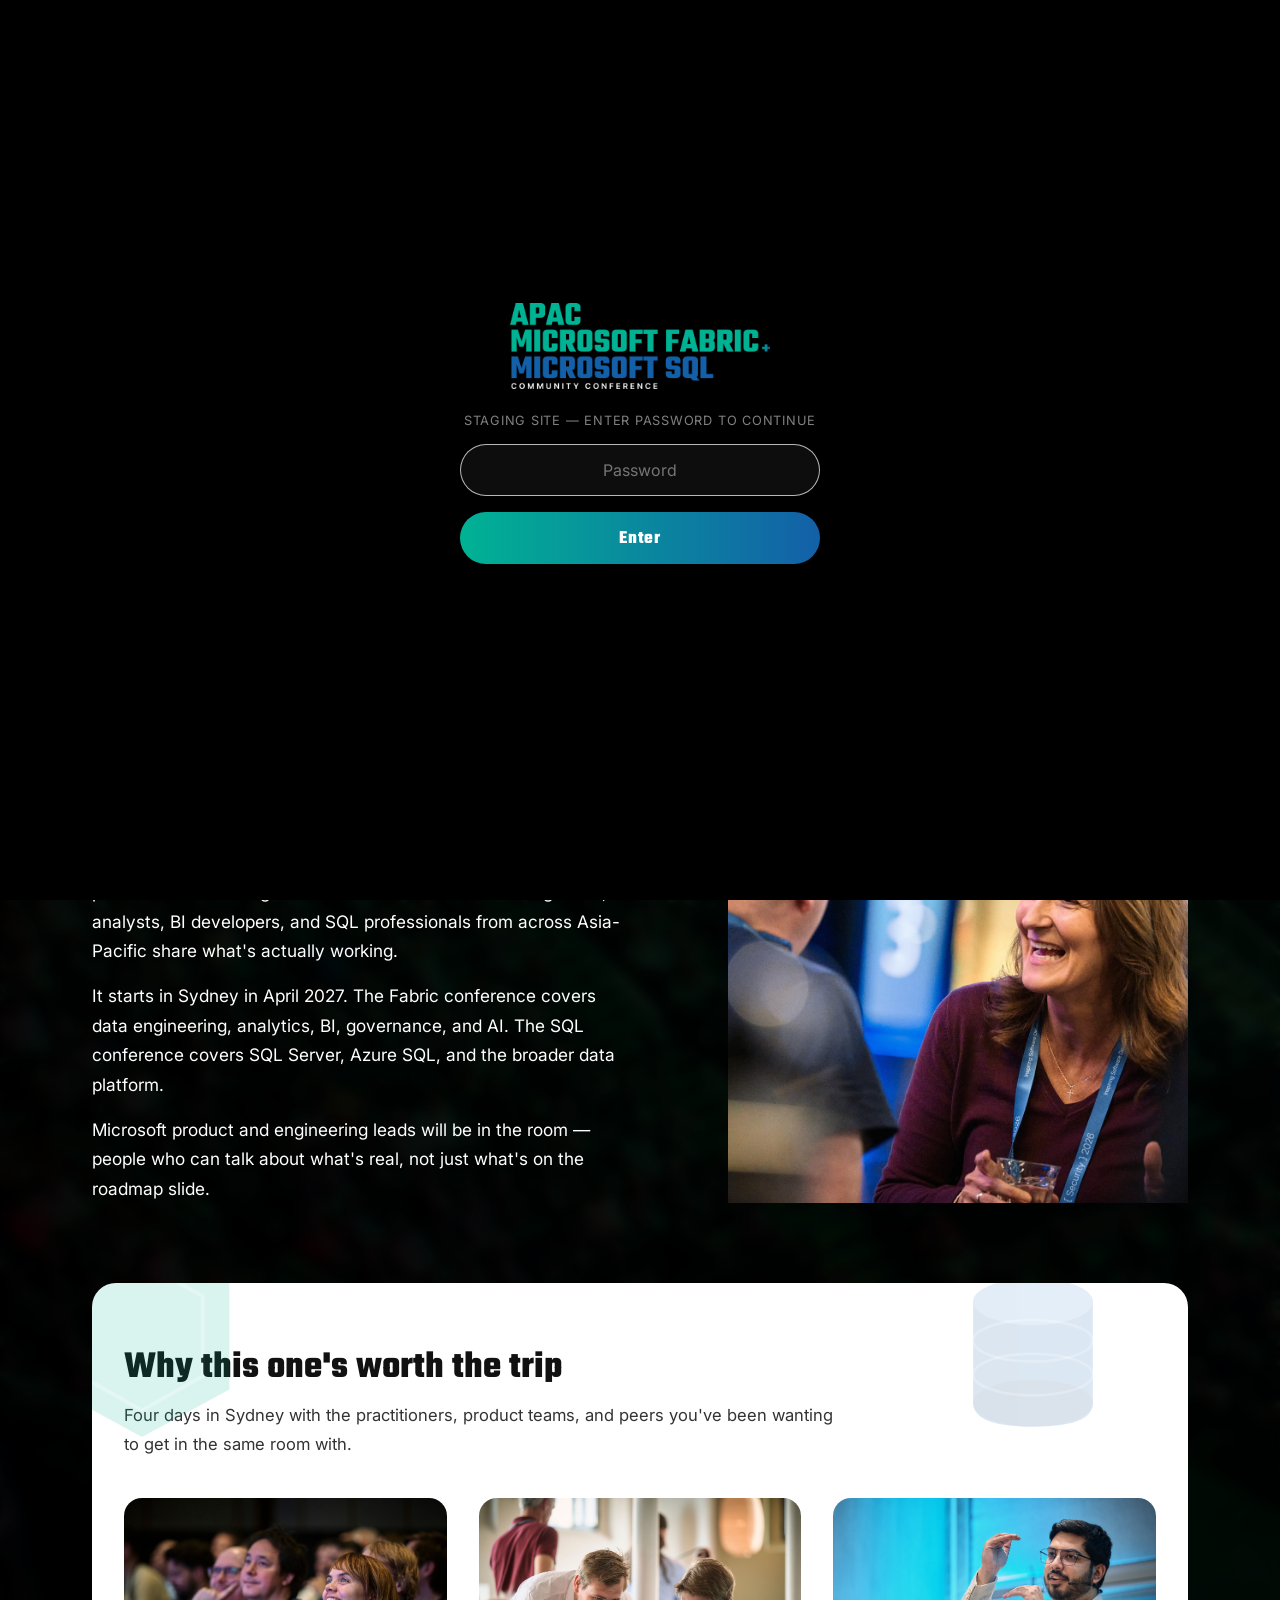
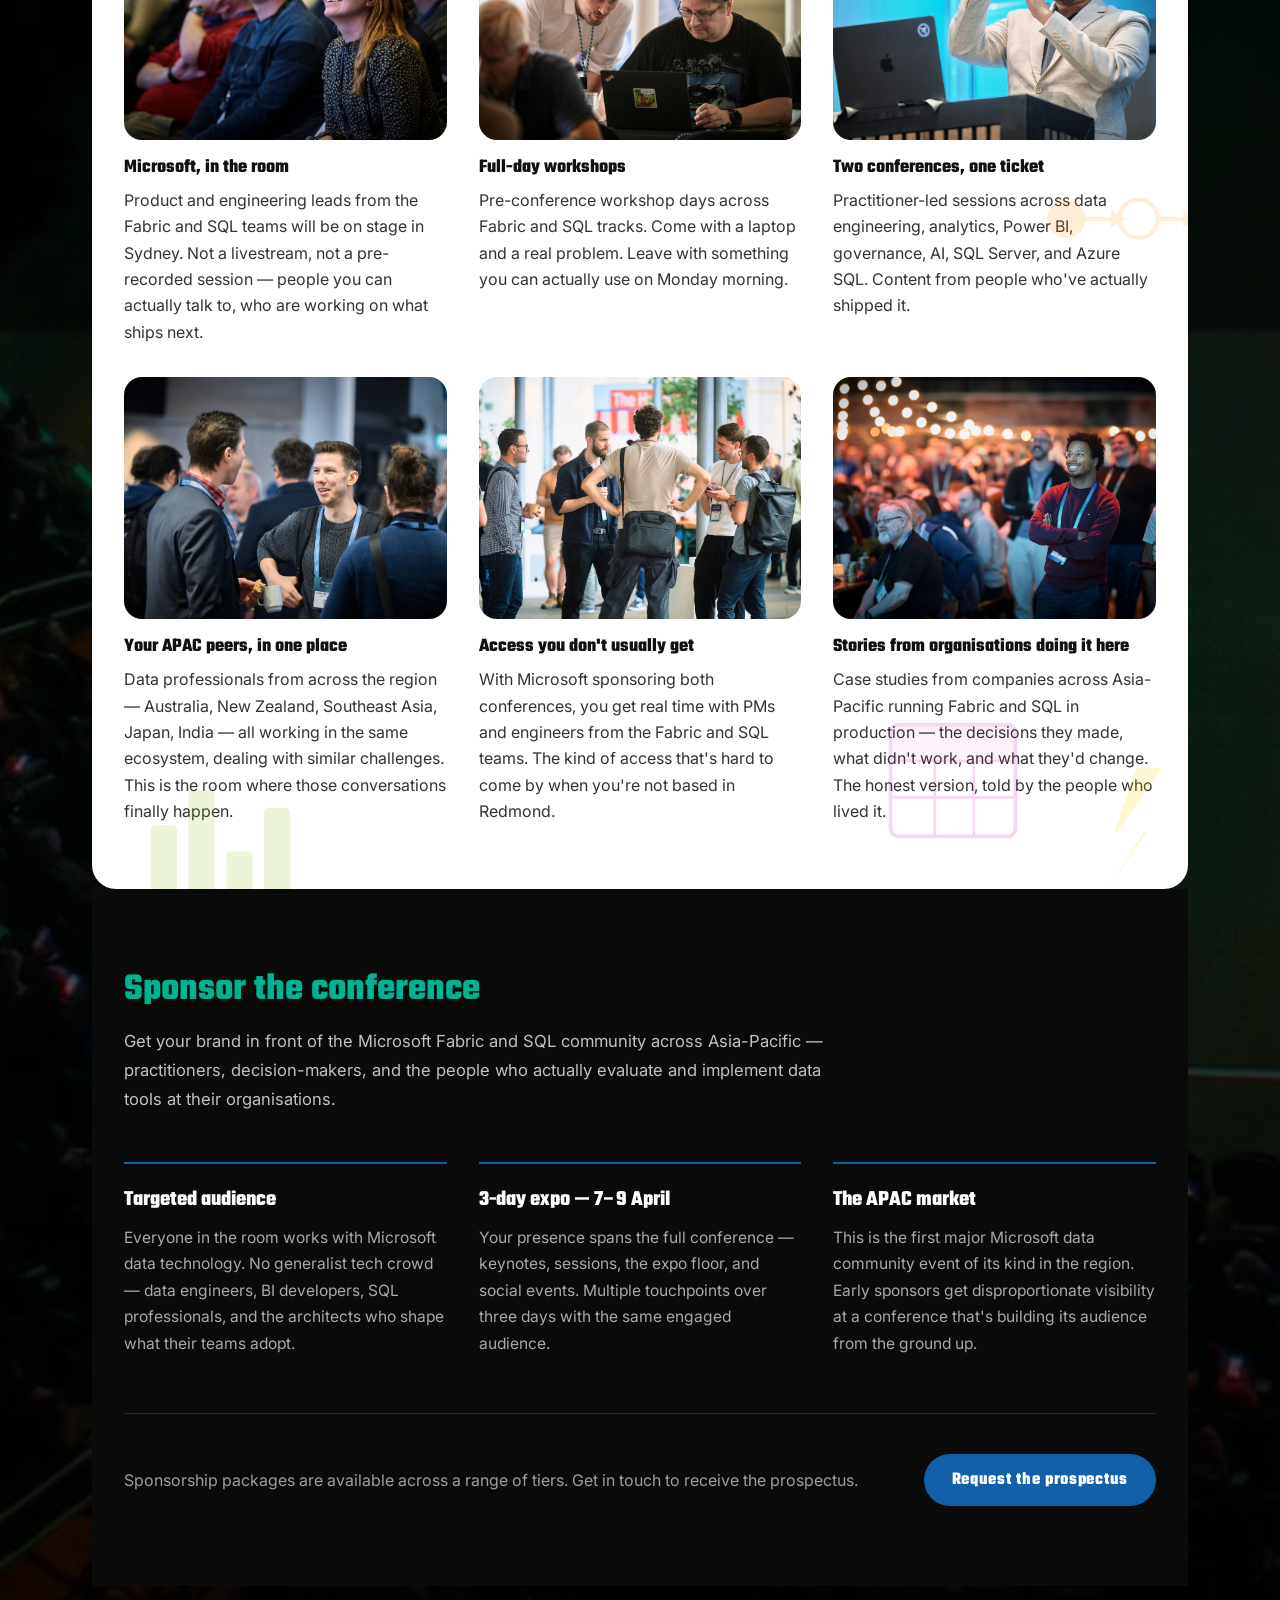
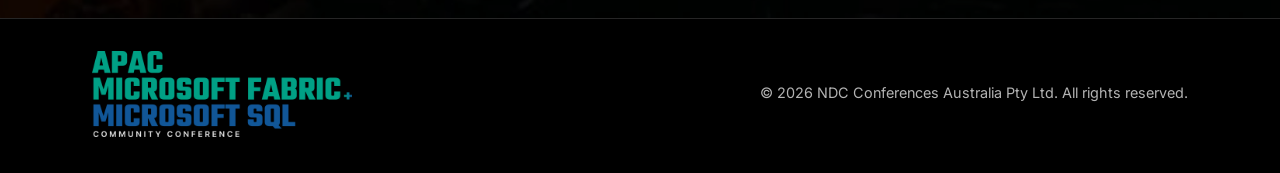
<file: index.html>
<!DOCTYPE html>
<html lang="en">
<head>
  <meta charset="UTF-8" />
  <meta name="viewport" content="width=device-width, initial-scale=1.0" />

  <title>APAC Microsoft Fabric &amp; SQL Community Conference 2027 | Sydney</title>

  <meta
    name="description"
    content="The APAC Microsoft Fabric Community Conference and Microsoft SQL Community Conference. ICC Sydney, 5–9 April 2027."
  />

  <meta property="og:title" content="APAC Microsoft Fabric &amp; SQL Community Conference 2027 – Sydney" />
  <meta
    property="og:description"
    content="The Asia-Pacific Microsoft Fabric and SQL community conference. ICC Sydney, April 2027."
  />
  <meta property="og:type" content="website" />
  <meta property="og:url" content="https://fabconapac.com/" />

  <meta name="twitter:card" content="summary_large_image" />

  <link rel="canonical" href="https://fabconapac.com/" />
  <link rel="icon" type="image/svg+xml" href="assets/favicon.svg" />
  <link rel="alternate icon" type="image/png" href="assets/favicon.png" />
  <link rel="preload" as="image" href="assets/fabconbackground.jpg" />
  <link rel="stylesheet" href="css/main.css" />
  <script src="js/auth.js"></script>
  <link rel="stylesheet" href="https://fonts.googleapis.com/css2?family=Inter:wght@300;400;500;600;700;800&family=Teko:wght@400;600;700&display=swap" />

  <script type="application/ld+json">
    {
      "@context": "https://schema.org",
      "@type": "Event",
      "name": "APAC Microsoft Fabric Community Conference &amp; Microsoft SQL Community Conference 2027",
      "startDate": "2027-04-06",
      "endDate": "2027-04-09",
      "eventAttendanceMode": "https://schema.org/OfflineEventAttendanceMode",
      "eventStatus": "https://schema.org/EventScheduled",
      "location": {
        "@type": "Place",
        "name": "ICC Sydney",
        "address": {
          "@type": "PostalAddress",
          "streetAddress": "14 Darling Dr",
          "addressLocality": "Darling Harbour",
          "addressRegion": "NSW",
          "postalCode": "2000",
          "addressCountry": "Australia"
        }
      },
      "organizer": {
        "@type": "Organization",
        "name": "NDC Conferences",
        "url": "https://fabconapac.com/"
      }
    }
  </script>
</head>
<body>
  <h1 class="visually-hidden">
    APAC Microsoft Fabric Community Conference &amp; Microsoft SQL Community Conference 2027
  </h1>

  <div class="page-background">
    <div class="page-content">
      <header class="hero">
        <div class="hero-wordmark">
          <div class="hero-sponsor">
            <span class="hero-sponsor-label">Sponsored by</span>
            <img src="assets/microsoft-logo.png" alt="Microsoft" class="hero-sponsor-logo" />
          </div>
          <img src="assets/logo-main.png" alt="APAC Microsoft Fabric Community Conference &amp; Microsoft SQL Community Conference" class="hero-logo" />
        </div>

        <h2 class="hero-meta">
          April 6–9, 2027 | ICC Sydney
        </h2>

        <p class="signup-intro">
          Sign up for the latest news and updates
        </p>

        <div class="signup-form" id="hubspot-form"></div>
        <p class="signup-consent">I agree to receive communications about the Microsoft Fabric &amp; Microsoft SQL Community Conference APAC from NDC Conferences and Microsoft. You can unsubscribe at any time by clicking the unsubscribe link in any of our emails.</p>

        <!-- <form class="signup-form" novalidate>
          <div class="signup-row">
            <input
              type="email"
              name="email"
              class="signup-input"
              placeholder="Enter your email"
              autocomplete="email"
              required
            />

            <button type="submit" class="signup-button">
              Sign up
            </button>
          </div>
        </form> -->
      </header>

      <main>
        <section class="fabcon-section">
          <div class="fabcon-content">
            <h2 class="fabcon-title">
              The Microsoft Fabric and SQL community conference, built for Asia-Pacific
            </h2>

            <div class="fabcon-body">
              <div class="fabcon-text-content">
                <p class="fabcon-text">
                  For years, the biggest Microsoft data community events have been held in the USA or Europe. If you work with Fabric or SQL in Asia-Pacific, you either flew a long way or watched the recordings.
                </p>
                <p class="fabcon-text">
                  Now we bring you the Microsoft Fabric &amp; SQL Community Conference APAC — a dual Fabric and SQL conference — created especially for the APAC region. Not a vendor showcase. Not a product launch in disguise. A conference where data engineers, analysts, BI developers, and SQL professionals from across Asia-Pacific share what's actually working.
                </p>
                <p class="fabcon-text">
                  It starts in Sydney in April 2027. The Fabric conference covers data engineering, analytics, BI, governance, and AI. The SQL conference covers SQL Server, Azure SQL, and the broader data platform.
                </p>
                <p class="fabcon-text">
                  Microsoft product and engineering leads will be in the room — people who can talk about what's real, not just what's on the roadmap slide.
                </p>
              </div>

              <div class="fabcon-image-wrap">
                <img
                  src="assets/whatisfabcon.jpg"
                  alt="Attendees learning about Microsoft Fabric"
                  class="fabcon-image"
                />
              </div>
            </div>
          </div>
        </section>

        <section class="reasons-section">
  <!-- Fabric hexagon -->
  <svg class="fabric-icon fabric-icon--hex" viewBox="0 0 100 114" fill="none" xmlns="http://www.w3.org/2000/svg" aria-hidden="true">
    <polygon points="50,4 96,29 96,85 50,110 4,85 4,29" fill="#00b294"/>
    <polygon points="50,18 82,36 82,78 50,96 18,78 18,36" fill="none" stroke="#fff" stroke-width="2" opacity="0.3"/>
  </svg>

  <!-- Database cylinder (SQL) -->
  <svg class="fabric-icon fabric-icon--db" viewBox="0 0 100 130" fill="none" xmlns="http://www.w3.org/2000/svg" aria-hidden="true">
    <ellipse cx="50" cy="26" rx="46" ry="18" fill="#4a8ed4"/>
    <path d="M4 26 L4 104 Q4 122 50 122 Q96 122 96 104 L96 26" fill="#1360a8"/>
    <ellipse cx="50" cy="104" rx="46" ry="18" fill="#0b3d7a"/>
    <ellipse cx="50" cy="26" rx="46" ry="18" fill="#4a8ed4"/>
    <ellipse cx="50" cy="56" rx="46" ry="16" fill="none" stroke="rgba(255,255,255,0.25)" stroke-width="2"/>
    <ellipse cx="50" cy="82" rx="46" ry="16" fill="none" stroke="rgba(255,255,255,0.25)" stroke-width="2"/>
  </svg>

  <!-- Bar chart (Power BI / analytics) -->
  <svg class="fabric-icon fabric-icon--chart" viewBox="0 0 110 90" fill="none" xmlns="http://www.w3.org/2000/svg" aria-hidden="true">
    <rect x="6"  y="36" width="18" height="48" rx="3" fill="#7fba00"/>
    <rect x="32" y="12" width="18" height="72" rx="3" fill="#7fba00"/>
    <rect x="58" y="54" width="18" height="30" rx="3" fill="#7fba00"/>
    <rect x="84" y="24" width="18" height="60" rx="3" fill="#7fba00"/>
    <line x1="2" y1="87" x2="108" y2="87" stroke="#7fba00" stroke-width="3" stroke-linecap="round"/>
  </svg>

  <!-- Pipeline / Data Factory -->
  <svg class="fabric-icon fabric-icon--pipeline" viewBox="0 0 160 56" fill="none" xmlns="http://www.w3.org/2000/svg" aria-hidden="true">
    <circle cx="22" cy="28" r="18" fill="#ff8c00"/>
    <line x1="40" y1="28" x2="66" y2="28" stroke="#ff8c00" stroke-width="4" stroke-linecap="round"/>
    <polygon points="64,20 78,28 64,36" fill="#ff8c00"/>
    <circle cx="90" cy="28" r="18" fill="none" stroke="#ff8c00" stroke-width="4"/>
    <line x1="108" y1="28" x2="134" y2="28" stroke="#ff8c00" stroke-width="4" stroke-linecap="round"/>
    <polygon points="132,20 146,28 132,36" fill="#ff8c00"/>
    <circle cx="152" cy="28" r="8" fill="#ff8c00" opacity="0.5"/>
  </svg>

  <!-- SQL table / grid -->
  <svg class="fabric-icon fabric-icon--table" viewBox="0 0 100 90" fill="none" xmlns="http://www.w3.org/2000/svg" aria-hidden="true">
    <rect x="2" y="2" width="96" height="86" rx="6" fill="none" stroke="#b4009e" stroke-width="3"/>
    <rect x="2" y="2" width="96" height="28" rx="6" fill="#b4009e" opacity="0.35"/>
    <line x1="2"  y1="30" x2="98" y2="30" stroke="#b4009e" stroke-width="2"/>
    <line x1="2"  y1="58" x2="98" y2="58" stroke="#b4009e" stroke-width="2"/>
    <line x1="36" y1="30" x2="36" y2="88" stroke="#b4009e" stroke-width="2"/>
    <line x1="66" y1="30" x2="66" y2="88" stroke="#b4009e" stroke-width="2"/>
  </svg>

  <!-- Spark / Lightning bolt (Notebooks / Apache Spark) -->
  <svg class="fabric-icon fabric-icon--spark" viewBox="0 0 60 100" fill="none" xmlns="http://www.w3.org/2000/svg" aria-hidden="true">
    <polygon points="36,2 56,2 22,50 44,50 12,98 42,50 20,50" fill="#f5d800"/>
  </svg>
  <div class="reasons-inner">
    <h2 class="reasons-title">Why this one's worth the trip</h2>
    <p class="reasons-intro">
      Four days in Sydney with the practitioners, product teams, and peers you've been wanting to get in the same room with.
    </p>

    <div class="reasons-grid">
      <article class="reason-card">
        <img
          src="assets/inspiring-keynotes.jpg"
          alt="Keynotes at the conference"
          class="reason-image"
        />
        <h3 class="reason-title">Microsoft, in the room</h3>
        <p class="reason-text">
          Product and engineering leads from the Fabric and SQL teams will be on stage in Sydney. Not a livestream, not a pre-recorded session — people you can actually talk to, who are working on what ships next.
        </p>
      </article>

      <article class="reason-card">
        <img
          src="assets/hands-on-workshops.jpg"
          alt="Hands-on workshops"
          class="reason-image"
        />
        <h3 class="reason-title">Full-day workshops</h3>
        <p class="reason-text">
          Pre-conference workshop days across Fabric and SQL tracks. Come with a laptop and a real problem. Leave with something you can actually use on Monday morning.
        </p>
      </article>

      <article class="reason-card">
        <img
          src="assets/expert-led-sessions.jpg"
          alt="Sessions across both conferences"
          class="reason-image"
        />
        <h3 class="reason-title">Two conferences, one ticket</h3>
        <p class="reason-text">
          Practitioner-led sessions across data engineering, analytics, Power BI, governance, AI, SQL Server, and Azure SQL. Content from people who've actually shipped it.
        </p>
      </article>

      <article class="reason-card">
        <img
          src="assets/meaningful-networking.jpg"
          alt="Networking at the conference"
          class="reason-image"
        />
        <h3 class="reason-title">Your APAC peers, in one place</h3>
        <p class="reason-text">
          Data professionals from across the region — Australia, New Zealand, Southeast Asia, Japan, India — all working in the same ecosystem, dealing with similar challenges. This is the room where those conversations finally happen.
        </p>
      </article>

      <article class="reason-card">
        <img
          src="assets/product-insight.jpg"
          alt="Product insights from Microsoft"
          class="reason-image"
        />
        <h3 class="reason-title">Access you don't usually get</h3>
        <p class="reason-text">
          With Microsoft sponsoring both conferences, you get real time with PMs and engineers from the Fabric and SQL teams. The kind of access that's hard to come by when you're not based in Redmond.
        </p>
      </article>

      <article class="reason-card">
        <img
          src="assets/real-world-stories.jpg"
          alt="Real-world case studies"
          class="reason-image"
        />
        <h3 class="reason-title">Stories from organisations doing it here</h3>
        <p class="reason-text">
          Case studies from companies across Asia-Pacific running Fabric and SQL in production — the decisions they made, what didn't work, and what they'd change. The honest version, told by the people who lived it.
        </p>
      </article>
    </div>
  </div>
</section>

        <section class="sponsor-section">
          <div class="sponsor-inner">
            <div class="sponsor-header">
              <h2 class="sponsor-title">Sponsor the conference</h2>
              <p class="sponsor-intro">
                Get your brand in front of the Microsoft Fabric and SQL community across Asia-Pacific — practitioners, decision-makers, and the people who actually evaluate and implement data tools at their organisations.
              </p>
            </div>

            <div class="sponsor-grid">
              <div class="sponsor-card">
                <h3 class="sponsor-card-title">Targeted audience</h3>
                <p class="sponsor-card-text">
                  Everyone in the room works with Microsoft data technology. No generalist tech crowd — data engineers, BI developers, SQL professionals, and the architects who shape what their teams adopt.
                </p>
              </div>
              <div class="sponsor-card">
                <h3 class="sponsor-card-title">3-day expo — 7–9 April</h3>
                <p class="sponsor-card-text">
                  Your presence spans the full conference — keynotes, sessions, the expo floor, and social events. Multiple touchpoints over three days with the same engaged audience.
                </p>
              </div>
              <div class="sponsor-card">
                <h3 class="sponsor-card-title">The APAC market</h3>
                <p class="sponsor-card-text">
                  This is the first major Microsoft data community event of its kind in the region. Early sponsors get disproportionate visibility at a conference that's building its audience from the ground up.
                </p>
              </div>
            </div>

            <div class="sponsor-cta">
              <p class="sponsor-cta-text">Sponsorship packages are available across a range of tiers. Get in touch to receive the prospectus.</p>
              <a href="mailto:info@ndcconferences.com" class="sponsor-button">Request the prospectus</a>
            </div>
          </div>
        </section>

      </main>
    </div>
  </div>

<footer class="site-footer">
  <div class="footer-inner">

    <div class="footer-left">
      <img src="assets/logo-main.png" alt="APAC Microsoft Fabric Community Conference &amp; Microsoft SQL Community Conference" class="footer-logo" />
    </div>

    <div class="footer-right">
      <p class="footer-text">
        © 2026 NDC Conferences Australia Pty Ltd. All rights reserved.
      </p>

    </div>

  </div>
</footer>

  <script charset="utf-8" type="text/javascript" src="https://js-eu1.hsforms.net/forms/embed/v2.js"></script>
<script>
  hbspt.forms.create({
    portalId: "145209505",
    formId: "e11d171c-b14f-44a0-8d4a-d58f5e3f565a",
    region: "eu1",
    target: "#hubspot-form"
  });
</script>
</body>
</html>
</file>
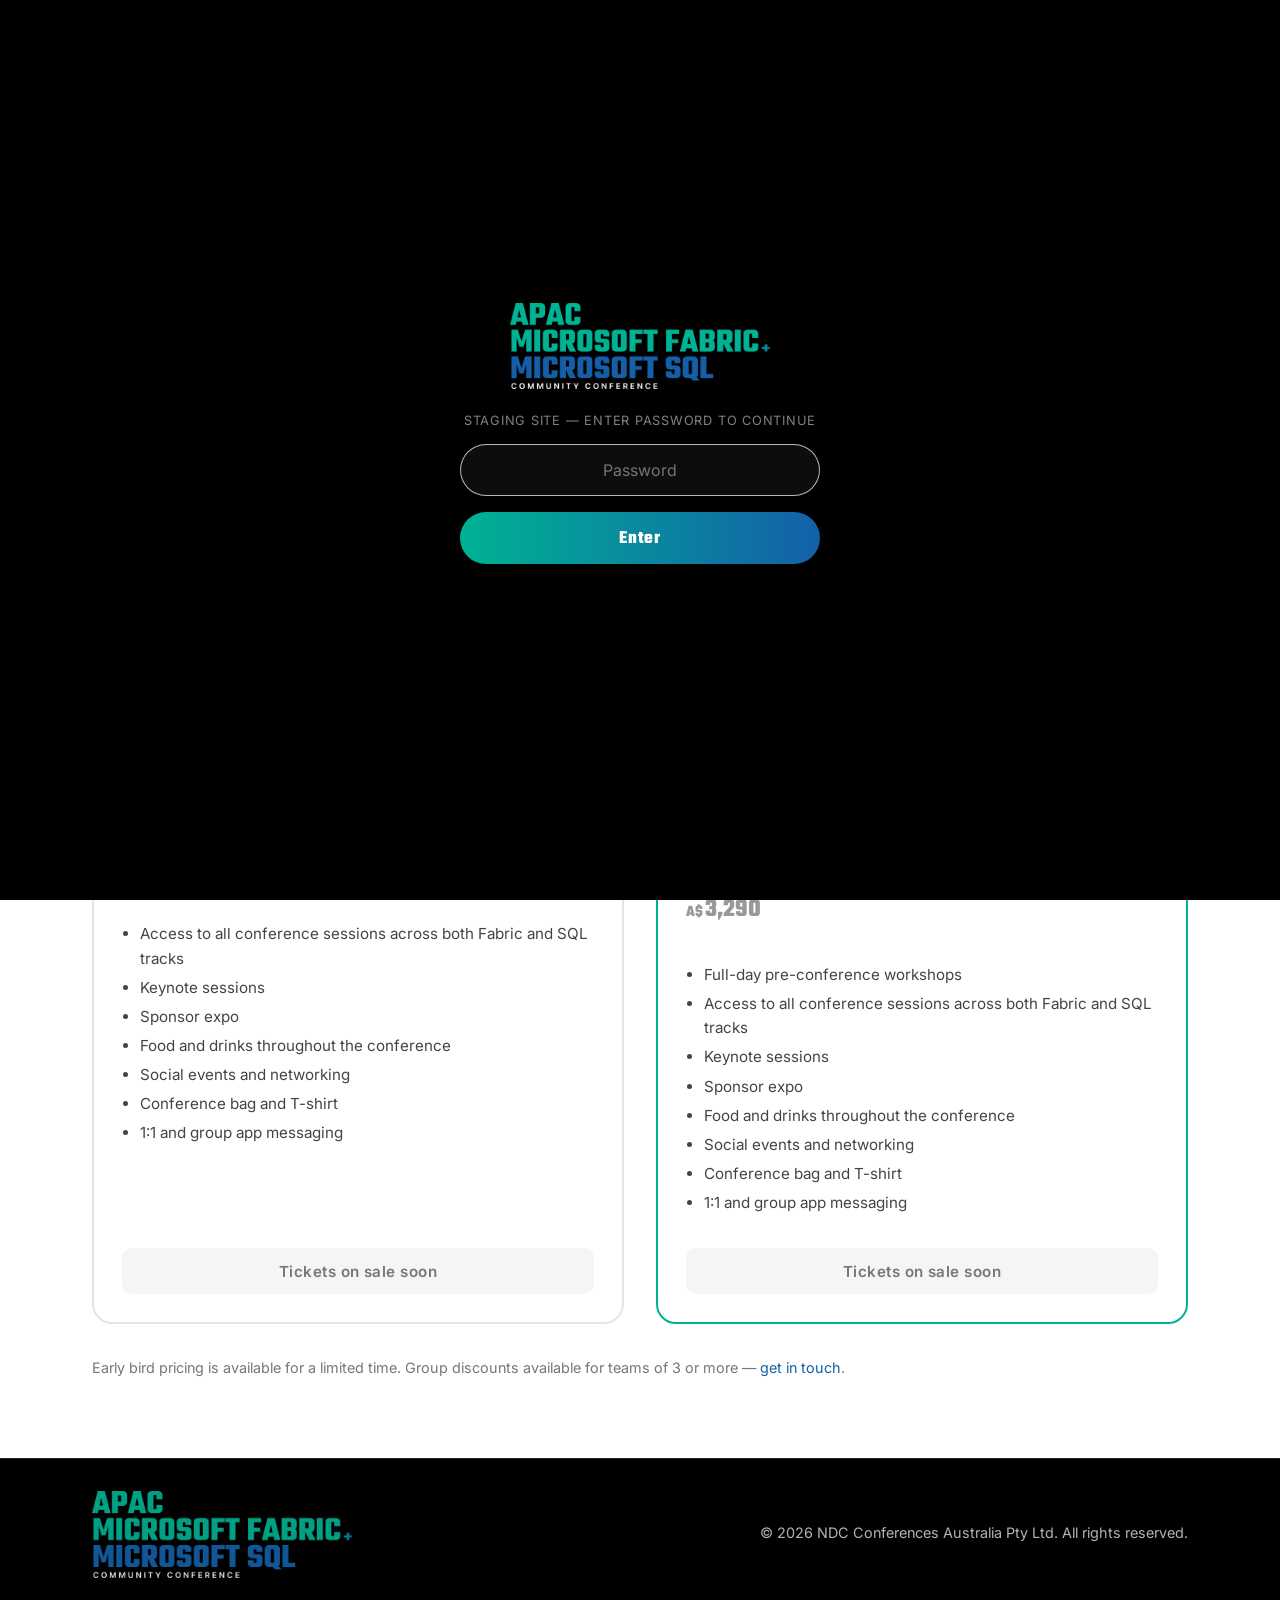
<file: tickets.html>
<!DOCTYPE html>
<html lang="en">
<head>
  <meta charset="UTF-8" />
  <meta name="viewport" content="width=device-width, initial-scale=1.0" />

  <title>Tickets | APAC Microsoft Fabric &amp; SQL Community Conference 2027 | Sydney</title>

  <meta
    name="description"
    content="Register for the APAC Microsoft Fabric Community Conference and Microsoft SQL Community Conference. ICC Sydney, 5–9 April 2027."
  />

  <link rel="icon" type="image/svg+xml" href="assets/favicon.svg" />
  <link rel="alternate icon" type="image/png" href="assets/favicon.png" />
  <link rel="preload" as="image" href="assets/fabconbackground.jpg" />
  <link rel="stylesheet" href="css/main.css" />
  <script src="js/auth.js"></script>
  <link rel="stylesheet" href="https://fonts.googleapis.com/css2?family=Inter:wght@300;400;500;600;700;800&family=Teko:wght@400;600;700&display=swap" />
</head>
<body>

  <div class="page-background page-background--short">
    <div class="page-content">
      <header class="hero">
        <div class="hero-wordmark">
          <div class="hero-sponsor">
            <span class="hero-sponsor-label">Sponsored by</span>
            <img src="assets/microsoft-logo.png" alt="Microsoft" class="hero-sponsor-logo" />
          </div>
          <a href="index.html">
            <img src="assets/logo-main.png" alt="APAC Microsoft Fabric Community Conference &amp; Microsoft SQL Community Conference" class="hero-logo" />
          </a>
        </div>

        <h2 class="hero-meta">
          April 6–9, 2027 | ICC Sydney
        </h2>
      </header>
    </div>
  </div>

  <main>
    <section class="pricing-section">
      <div class="pricing-inner">
        <h1 class="pricing-title">Register</h1>
        <p class="pricing-intro">
          One ticket covers both the Fabric conference and the SQL conference. All prices in AUD, exclusive of 10% GST.
        </p>

        <div class="pricing-grid">

          <!-- Conference Only -->
          <div class="pricing-card">
            <div class="pricing-card-header">
              <h2 class="pricing-card-title">Conference Only</h2>
              <p class="pricing-card-days">3 days</p>
            </div>
            <div class="pricing-card-body">
              <div class="pricing-tier pricing-tier--earlybird">
                <span class="pricing-tier-label">Early Bird</span>
                <div class="pricing-amount">
                  <span class="pricing-currency">A$</span><span class="pricing-number">1,990</span>
                </div>
              </div>
              <div class="pricing-tier">
                <span class="pricing-tier-label">Regular</span>
                <div class="pricing-amount pricing-amount--regular">
                  <span class="pricing-currency">A$</span><span class="pricing-number">2,690</span>
                </div>
              </div>
              <ul class="pricing-includes">
                <li>Access to all conference sessions across both Fabric and SQL tracks</li>
                <li>Keynote sessions</li>
                <li>Sponsor expo</li>
                <li>Food and drinks throughout the conference</li>
                <li>Social events and networking</li>
                <li>Conference bag and T-shirt</li>
                <li>1:1 and group app messaging</li>
              </ul>
              <p class="pricing-on-sale">Tickets on sale soon</p>
            </div>
          </div>

          <!-- Conference + Workshops -->
          <div class="pricing-card pricing-card--featured">
            <div class="pricing-card-header">
              <div class="pricing-card-badge">Best value</div>
              <h2 class="pricing-card-title">Conference + Pre&#8209;Conference Workshops</h2>
              <p class="pricing-card-days">4 days</p>
            </div>
            <div class="pricing-card-body">
              <div class="pricing-tier pricing-tier--earlybird">
                <span class="pricing-tier-label">Early Bird</span>
                <div class="pricing-amount">
                  <span class="pricing-currency">A$</span><span class="pricing-number">2,490</span>
                </div>
              </div>
              <div class="pricing-tier">
                <span class="pricing-tier-label">Regular</span>
                <div class="pricing-amount pricing-amount--regular">
                  <span class="pricing-currency">A$</span><span class="pricing-number">3,290</span>
                </div>
              </div>
              <ul class="pricing-includes">
                <li>Full-day pre-conference workshops</li>
                <li>Access to all conference sessions across both Fabric and SQL tracks</li>
                <li>Keynote sessions</li>
                <li>Sponsor expo</li>
                <li>Food and drinks throughout the conference</li>
                <li>Social events and networking</li>
                <li>Conference bag and T-shirt</li>
                <li>1:1 and group app messaging</li>
              </ul>
              <p class="pricing-on-sale">Tickets on sale soon</p>
            </div>
          </div>

        </div>

        <p class="pricing-note">
          Early bird pricing is available for a limited time. Group discounts available for teams of 3 or more — <a href="mailto:hello@fabconapac.com">get in touch</a>.
        </p>
      </div>
    </section>
  </main>

  <footer class="site-footer">
    <div class="footer-inner">
      <div class="footer-left">
        <img src="assets/logo-main.png" alt="APAC Microsoft Fabric Community Conference &amp; Microsoft SQL Community Conference" class="footer-logo" />
      </div>
      <div class="footer-right">
        <p class="footer-text">
          © 2026 NDC Conferences Australia Pty Ltd. All rights reserved.
        </p>
      </div>
    </div>
  </footer>

</body>
</html>
</file>
<file: css/main.css>
body{margin:0;font-family:'Inter',Helvetica,Arial,sans-serif;color:#fff;background:#000}.visually-hidden{position:absolute;width:1px;height:1px;padding:0;margin:-1px;overflow:hidden;clip:rect(0,0,0,0);white-space:nowrap;border:0}.page-background{position:relative;min-height:100vh;background-image:url(../assets/fabconbackground.jpg);background-size:cover;background-position:center top;background-repeat:no-repeat;box-sizing:border-box;padding:5rem 2rem 2rem}.page-background::before{content:'';position:absolute;inset:0;backdrop-filter:blur(6px);-webkit-backdrop-filter:blur(6px);background:linear-gradient(to bottom,rgba(0,0,0,.72) 0%,rgba(0,0,0,.72) 50%,rgba(0,0,0,.35) 72%,rgba(0,0,0,.25) 100%);-webkit-mask-image:linear-gradient(to bottom,black 50%,transparent 72%);mask-image:linear-gradient(to bottom,black 50%,transparent 72%);z-index:0}.page-background::after{content:'';position:absolute;inset:0;background:rgba(0,0,0,.3);z-index:0}.page-content{position:relative;z-index:1;width:100%;max-width:1096px;margin:0 auto}.hero{width:100%;max-width:560px;text-align:left}.hero-logo{width:min(48vw,336px);height:auto;max-height:none;display:block;margin-bottom:20px}.hero-wordmark{display:flex;flex-direction:column;gap:.15em;margin-bottom:20px}.hero-wordmark-title{font-family:'Teko',sans-serif;font-size:clamp(1.9rem,4.5vw,3rem);font-weight:800;letter-spacing:.03em;line-height:1;color:#fff}.hero-wordmark-sub{font-family:'Inter',sans-serif;font-size:clamp(.85rem,1.8vw,1.1rem);font-weight:400;letter-spacing:.12em;text-transform:uppercase;color:rgba(255,255,255,.8)}.hero-sponsor{display:flex;align-items:center;gap:.6rem;margin-bottom:1.25rem}.hero-sponsor-label{font-family:'Inter',sans-serif;font-size:.75rem;font-weight:500;letter-spacing:.08em;text-transform:uppercase;color:rgba(255,255,255,.6)}.hero-sponsor-logo{height:20px;width:auto;opacity:.9}.hero-meta{width:min(60vw,420px);margin:0 0 2rem;font-size:clamp(1.2rem,2.4vw,1.5rem);font-weight:600;letter-spacing:.06em;text-transform:uppercase}.signup-intro{width:min(60vw,420px);margin:0 0 1rem;font-size:clamp(.95rem,1.4vw,1.1rem);letter-spacing:.04em}.signup-form{width:min(60vw,420px)}.signup-row{display:flex;gap:.75rem}.signup-input{flex:1;min-width:0;height:3.25rem;padding:0 1rem;border-radius:999px;border:1px solid rgba(255,255,255,.35);background:rgba(0,0,0,.45);color:#fff;font:inherit;box-sizing:border-box}.signup-input::placeholder{color:rgba(255,255,255,.75)}.signup-input:focus{outline:0;border-color:rgba(255,255,255,.75)}.signup-button{height:3.25rem;padding:0 1.5rem;border:0;border-radius:999px;color:#fff;font:inherit;font-weight:700;cursor:pointer;white-space:nowrap;background:linear-gradient(90deg,#00b294 0%,#1360a8 100%)}.signup-button:hover{filter:brightness(1.05)}.signup-button:focus{outline:rgba(255,255,255,.85) solid 2px;outline-offset:2px}.fabcon-section{width:100%;max-width:1096px;margin:4rem auto 0}.fabcon-content{text-align:left}.fabcon-title{margin:0 0 2rem;font-size:clamp(1.8rem,3vw,2.75rem);line-height:1.15;color:#78d3b9;font-weight:700}.fabcon-body{display:grid;grid-template-columns:minmax(0,1fr) minmax(320px,460px);gap:2.5rem;align-items:stretch}.fabcon-text-content{max-width:540px}.fabcon-subtitle{margin:0 0 1rem;font-size:clamp(1.15rem,2vw,1.5rem);line-height:1.2;color:#fff;font-weight:700}.fabcon-text{margin:0 0 1rem;font-size:clamp(1rem,1.35vw,1.125rem);line-height:1.7}.fabcon-text:last-child{margin-bottom:0}.fabcon-image-wrap{width:100%;height:100%;display:flex}.fabcon-image{width:100%;height:100%;object-fit:cover;display:block}.reasons-section{margin-top:5rem;background-color:#fff;color:#111;border-radius:24px;position:relative;overflow:hidden}.reasons-inner{max-width:1096px;margin:0 auto;padding:4rem 2rem;box-sizing:border-box}.reasons-title{margin:0 0 .75rem;font-size:clamp(2rem,3vw,2.8rem);line-height:1.1;color:#111}.reasons-intro{max-width:720px;margin:0 0 2.5rem;font-size:clamp(1rem,1.3vw,1.125rem);line-height:1.7;color:#333}.reasons-grid{display:grid;grid-template-columns:repeat(3,minmax(0,1fr));gap:2rem}.reason-card{display:flex;flex-direction:column}.reason-image{width:100%;aspect-ratio:4/3;object-fit:cover;display:block;border-radius:18px;margin-bottom:1rem}.reason-title{margin:0 0 .5rem;font-size:1.2rem;line-height:1.2;color:#111}.reason-text{margin:0;font-size:1rem;line-height:1.65;color:#333}@media (min-width:1100px){.hero-logo,.hero-meta,.signup-form,.signup-intro{width:448px}}@media (max-width:960px){.fabcon-body{grid-template-columns:1fr;gap:1.75rem}.fabcon-image-wrap{order:2;height:auto}.fabcon-image{height:auto}.reasons-grid{grid-template-columns:repeat(2,minmax(0,1fr))}}@media (max-width:640px){.page-background{padding:3rem 1.25rem 1.25rem}.hero{max-width:100%}.hero-logo,.hero-meta,.signup-form,.signup-intro{width:100%}.hero-logo{margin-top:1.5rem;margin-bottom:20px;margin-left:0}.hero-wordmark{margin-top:1.5rem}.signup-intro{margin-top:.25rem;margin-bottom:.5rem;font-size:.8rem}.signup-row{flex-direction:column;gap:.6rem}.signup-form .signup-input{-webkit-appearance:none;appearance:none;width:100%;min-height:4rem;height:4rem;padding:0 1.2rem;font-size:1rem;line-height:normal;box-sizing:border-box}.signup-form .signup-button{width:100%;min-height:3rem;height:3rem;padding:0 1rem;font-size:.95rem;box-sizing:border-box}.fabcon-section{margin-top:3rem}.reasons-section{margin-top:3rem;border-radius:18px}.reasons-inner{padding:2.5rem 1.25rem}.reasons-intro{margin-bottom:2rem}.reasons-grid{grid-template-columns:1fr;gap:1.5rem}.reason-image{aspect-ratio:16/10}}.site-footer{border-top:1px solid rgba(255,255,255,.15)}.footer-inner{max-width:1096px;margin:0 auto;padding:2rem;display:flex;align-items:center;justify-content:space-between;gap:2rem}.footer-logo{width:260px;height:auto;opacity:.9}.footer-wordmark{display:flex;flex-direction:column;gap:.1em}.footer-wordmark-title{font-family:'Teko',sans-serif;font-size:1.1rem;font-weight:800;letter-spacing:.03em;line-height:1;color:#fff}.footer-wordmark-sub{font-family:'Inter',sans-serif;font-size:.65rem;font-weight:400;letter-spacing:.1em;text-transform:uppercase;color:rgba(255,255,255,.7)}.brand-fabcon{color:#00b294}.brand-sqlcon{color:#1360a8}.footer-text{margin:0 0 .5rem;font-size:.9rem;color:rgba(255,255,255,.7)}.footer-links{display:flex;gap:1.25rem}.footer-links a{font-size:.9rem;color:rgba(255,255,255,.7);text-decoration:none}.footer-links a:hover{color:#fff}#hubspot-form{width:min(60vw,420px)}#hubspot-form .hs-form{margin:0}#hubspot-form .hs-form-field{margin-bottom:.75rem}#hubspot-form .hs_email .input,#hubspot-form .input{margin:0}#hubspot-form input[type=email]{width:100%;min-width:0;height:3.25rem;padding:0 1rem;border-radius:999px;border:1px solid rgba(255,255,255,.35);background:rgba(0,0,0,.45);color:#fff;font:inherit;box-sizing:border-box}#hubspot-form input[type=email]::placeholder{color:rgba(255,255,255,.75)}#hubspot-form input[type=email]:focus{outline:0;border-color:rgba(255,255,255,.75)}#hubspot-form .hs-button,#hubspot-form input[type=submit]{height:3.25rem;padding:0 1.5rem;border:0;border-radius:999px;color:#fff;font:inherit;font-weight:700;cursor:pointer;white-space:nowrap;background:linear-gradient(90deg,#00b294 0%,#1360a8 100%)}#hubspot-form .actions{margin:0}@media (min-width:1100px){#hubspot-form{width:560px}}@media (max-width:640px){.footer-inner{flex-direction:column;align-items:flex-start;padding:2rem 1.25rem}.footer-logo{width:140px}#hubspot-form{width:100%}#hubspot-form input[type=email]{-webkit-appearance:none;appearance:none;min-height:4rem;height:4rem;padding:0 1.2rem;font-size:1rem}#hubspot-form .hs-button,#hubspot-form input[type=submit]{width:100%;min-height:3rem;height:3rem;padding:0 1rem;font-size:.95rem}}.hero-meta,.fabcon-title,.fabcon-subtitle,.reasons-title,.reason-title{font-family:'Teko',sans-serif}.signup-button,#hubspot-form .hs-button,#hubspot-form input[type=submit]{font-family:'Teko',sans-serif}.fabric-icon{position:absolute;pointer-events:none;opacity:.15;}.fabric-icon--hex{width:190px;top:-55px;left:-45px;}.fabric-icon--db{width:130px;top:-15px;right:90px;}.fabric-icon--chart{width:160px;bottom:-15px;left:50px;}.fabric-icon--pipeline{width:170px;top:42%;right:-25px;}.fabric-icon--table{width:130px;bottom:50px;right:170px;}.fabric-icon--spark{width:80px;bottom:-10px;right:20px;opacity:.18;}.page-background--short{min-height:0;padding-bottom:3rem}.pricing-section{background:#fff;color:#111;padding:4rem 2rem;box-sizing:border-box}.pricing-inner{max-width:1096px;margin:0 auto}.pricing-title{font-family:'Teko',sans-serif;font-size:clamp(2rem,3vw,2.8rem);line-height:1.1;color:#111;margin:0 0 .75rem}.pricing-intro{max-width:600px;margin:0 0 3rem;font-size:clamp(1rem,1.3vw,1.125rem);line-height:1.7;color:#555}.pricing-grid{display:grid;grid-template-columns:repeat(2,minmax(0,1fr));gap:2rem;margin-bottom:2rem}.pricing-card{border:2px solid #e5e5e5;border-radius:20px;overflow:hidden;display:flex;flex-direction:column}.pricing-card--featured{border-color:#00b294;border-width:2px}.pricing-card-badge{background:linear-gradient(90deg,#00b294 0%,#1360a8 100%);color:#fff;font-family:'Teko',sans-serif;font-size:.85rem;font-weight:700;letter-spacing:.08em;text-transform:uppercase;padding:.3rem .9rem;display:inline-block;border-radius:999px;margin-bottom:.75rem}.pricing-card-header{padding:1.75rem 1.75rem 1.25rem}.pricing-card-title{font-family:'Teko',sans-serif;font-size:clamp(1.4rem,2vw,1.8rem);font-weight:700;line-height:1.1;color:#111;margin:0 0 .4rem}.pricing-card-days{font-size:.875rem;color:#777;margin:0;letter-spacing:.03em}.pricing-card-body{padding:0 1.75rem 1.75rem;display:flex;flex-direction:column;flex:1}.pricing-tier{margin-bottom:1.25rem}.pricing-tier--earlybird .pricing-tier-label{color:#00b294;font-weight:700}.pricing-tier-label{display:block;font-size:.75rem;font-weight:600;letter-spacing:.08em;text-transform:uppercase;color:#999;margin-bottom:.2rem}.pricing-amount{display:flex;align-items:baseline;gap:.1rem}.pricing-currency{font-family:'Teko',sans-serif;font-size:1.4rem;font-weight:700;color:#111;line-height:1}.pricing-number{font-family:'Teko',sans-serif;font-size:clamp(2.6rem,4vw,3.4rem);font-weight:700;color:#111;line-height:1}.pricing-amount--regular .pricing-currency,.pricing-amount--regular .pricing-number{color:#999;font-size:1.6rem}.pricing-amount--regular .pricing-currency{font-size:1rem}.pricing-includes{margin:1.25rem 0 1.75rem;padding:0 0 0 1.1rem;list-style:disc}.pricing-includes li{font-size:.95rem;line-height:1.6;color:#444;margin-bottom:.3rem}.pricing-button{display:block;text-align:center;height:3.25rem;line-height:3.25rem;border-radius:999px;background:linear-gradient(90deg,#00b294 0%,#1360a8 100%);color:#fff;font-family:'Teko',sans-serif;font-size:1.1rem;font-weight:700;letter-spacing:.04em;text-decoration:none;margin-top:auto;transition:filter .15s}.pricing-button:hover{filter:brightness(1.08)}.pricing-note{font-size:.9rem;color:#777;line-height:1.65}.pricing-note a{color:#1360a8;text-decoration:none}.pricing-note a:hover{text-decoration:underline}.pricing-on-sale{margin:auto 0 0;padding:.85rem 1rem;border-radius:10px;background:#f5f5f5;color:#777;font-size:.95rem;font-weight:600;text-align:center;letter-spacing:.03em}.sponsor-section{background:#0a0a0a;padding:5rem 2rem;box-sizing:border-box}.sponsor-inner{max-width:1096px;margin:0 auto}.sponsor-header{max-width:720px;margin-bottom:3rem}.sponsor-title{font-family:'Teko',sans-serif;font-size:clamp(2rem,3vw,2.8rem);line-height:1.1;color:#00b294;margin:0 0 1rem}.sponsor-intro{font-size:clamp(1rem,1.3vw,1.125rem);line-height:1.75;color:rgba(255,255,255,.75);margin:0}.sponsor-grid{display:grid;grid-template-columns:repeat(3,minmax(0,1fr));gap:2rem;margin-bottom:3.5rem}.sponsor-card{border-top:2px solid #1360a8;padding-top:1.25rem}.sponsor-card-title{font-family:'Teko',sans-serif;font-size:1.35rem;font-weight:700;color:#fff;margin:0 0 .6rem}.sponsor-card-text{font-size:.975rem;line-height:1.7;color:rgba(255,255,255,.65);margin:0}.sponsor-cta{display:flex;align-items:center;gap:2rem;flex-wrap:wrap;border-top:1px solid rgba(255,255,255,.12);padding-top:2.5rem}.sponsor-cta-text{margin:0;font-size:1rem;color:rgba(255,255,255,.6);flex:1;min-width:200px}.sponsor-button{display:inline-block;height:3.25rem;line-height:3.25rem;padding:0 1.75rem;border-radius:999px;background:#1360a8;color:#fff;font-family:'Teko',sans-serif;font-size:1.1rem;font-weight:700;letter-spacing:.04em;text-decoration:none;white-space:nowrap}.sponsor-button:hover{background:#1a75c8}@media (max-width:960px){.sponsor-grid{grid-template-columns:repeat(2,minmax(0,1fr))}}@media (max-width:640px){.sponsor-section{padding:3rem 1.25rem}.sponsor-grid{grid-template-columns:1fr}.sponsor-cta{flex-direction:column;align-items:flex-start;gap:1.25rem}}.signup-consent{width:min(60vw,420px);margin:.75rem 0 0;font-size:.75rem;line-height:1.6;color:rgba(255,255,255,.5)}@media (min-width:1100px){.signup-consent{width:560px}}@media (max-width:640px){.signup-consent{width:100%}}.tickets-button{display:inline-block;margin-bottom:1.5rem;height:3.25rem;line-height:3.25rem;padding:0 1.75rem;border-radius:999px;background:linear-gradient(90deg,#00b294 0%,#1360a8 100%);color:#fff;font-family:'Teko',sans-serif;font-size:1.1rem;font-weight:700;letter-spacing:.04em;text-decoration:none;white-space:nowrap}.tickets-button:hover{filter:brightness(1.08)}@media (max-width:680px){.pricing-grid{grid-template-columns:1fr}.pricing-card-badge{font-size:.8rem;padding:.25rem .75rem}}
</file>
